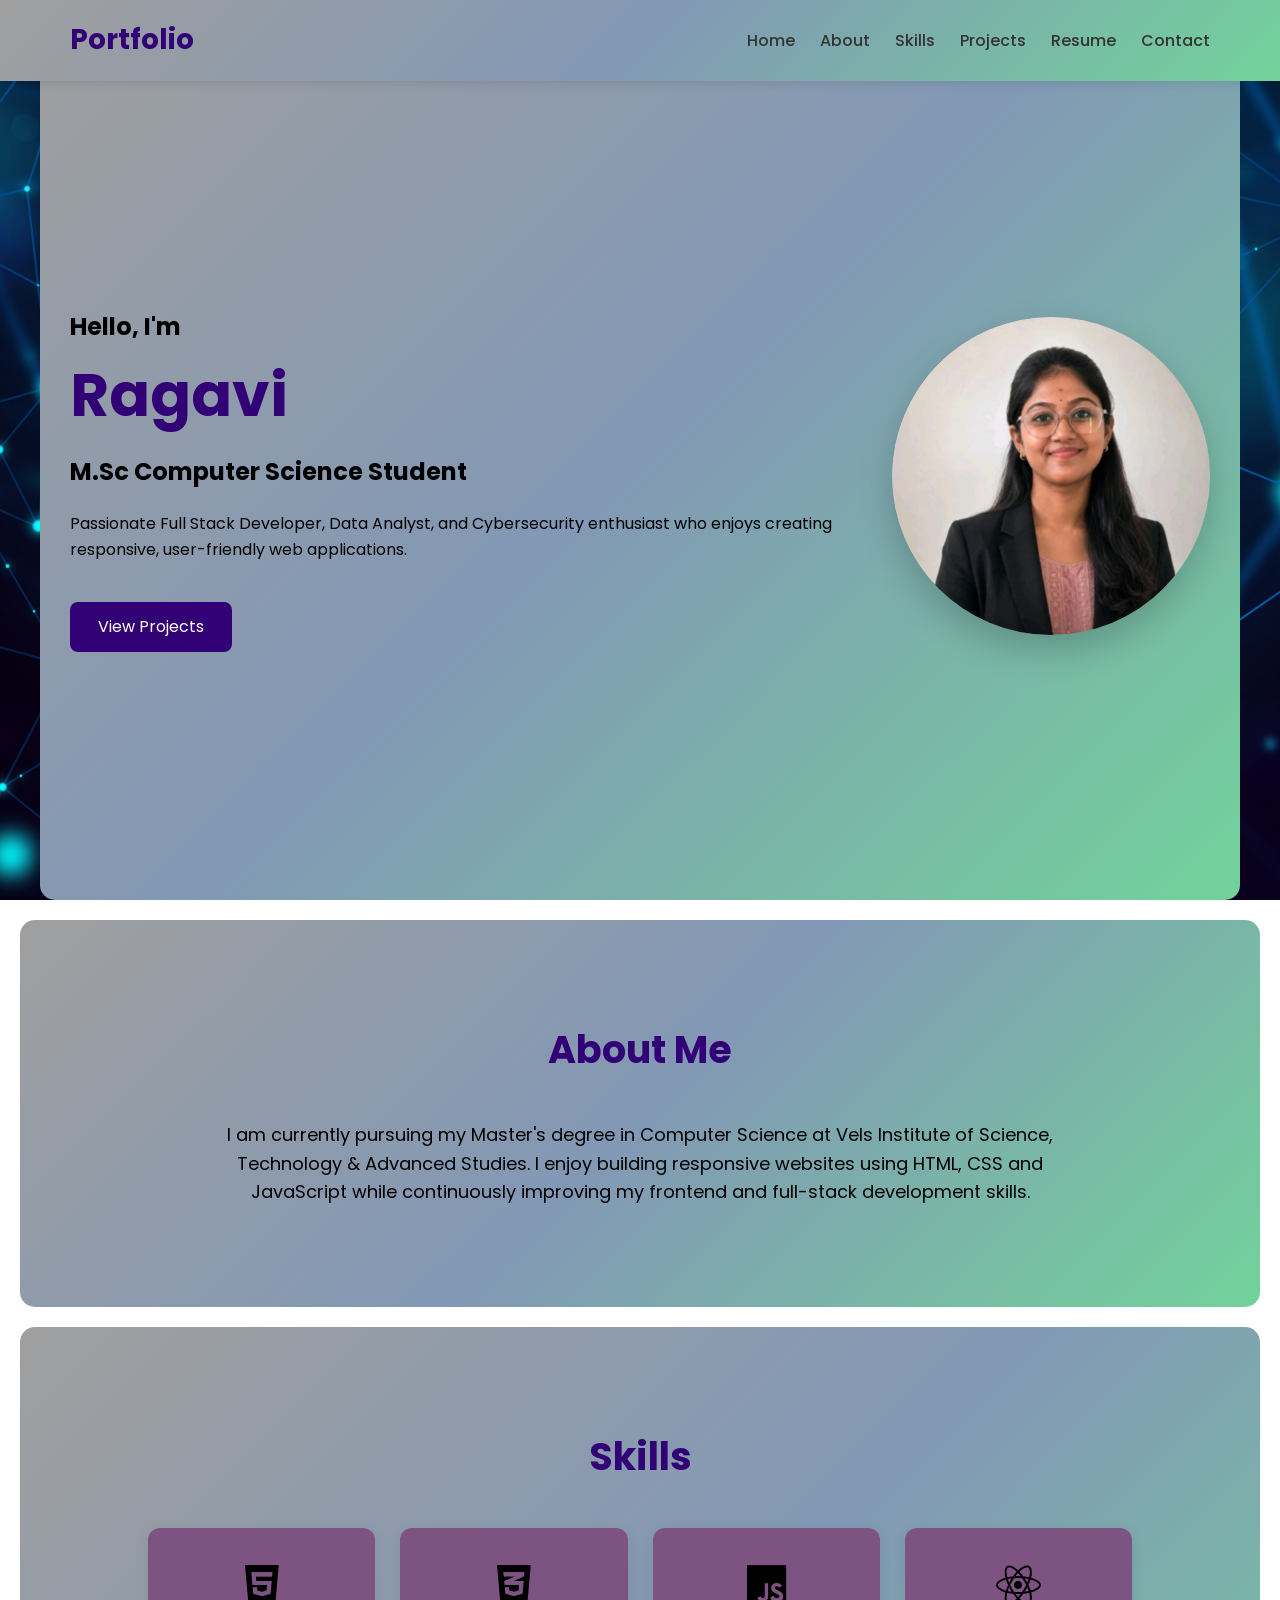
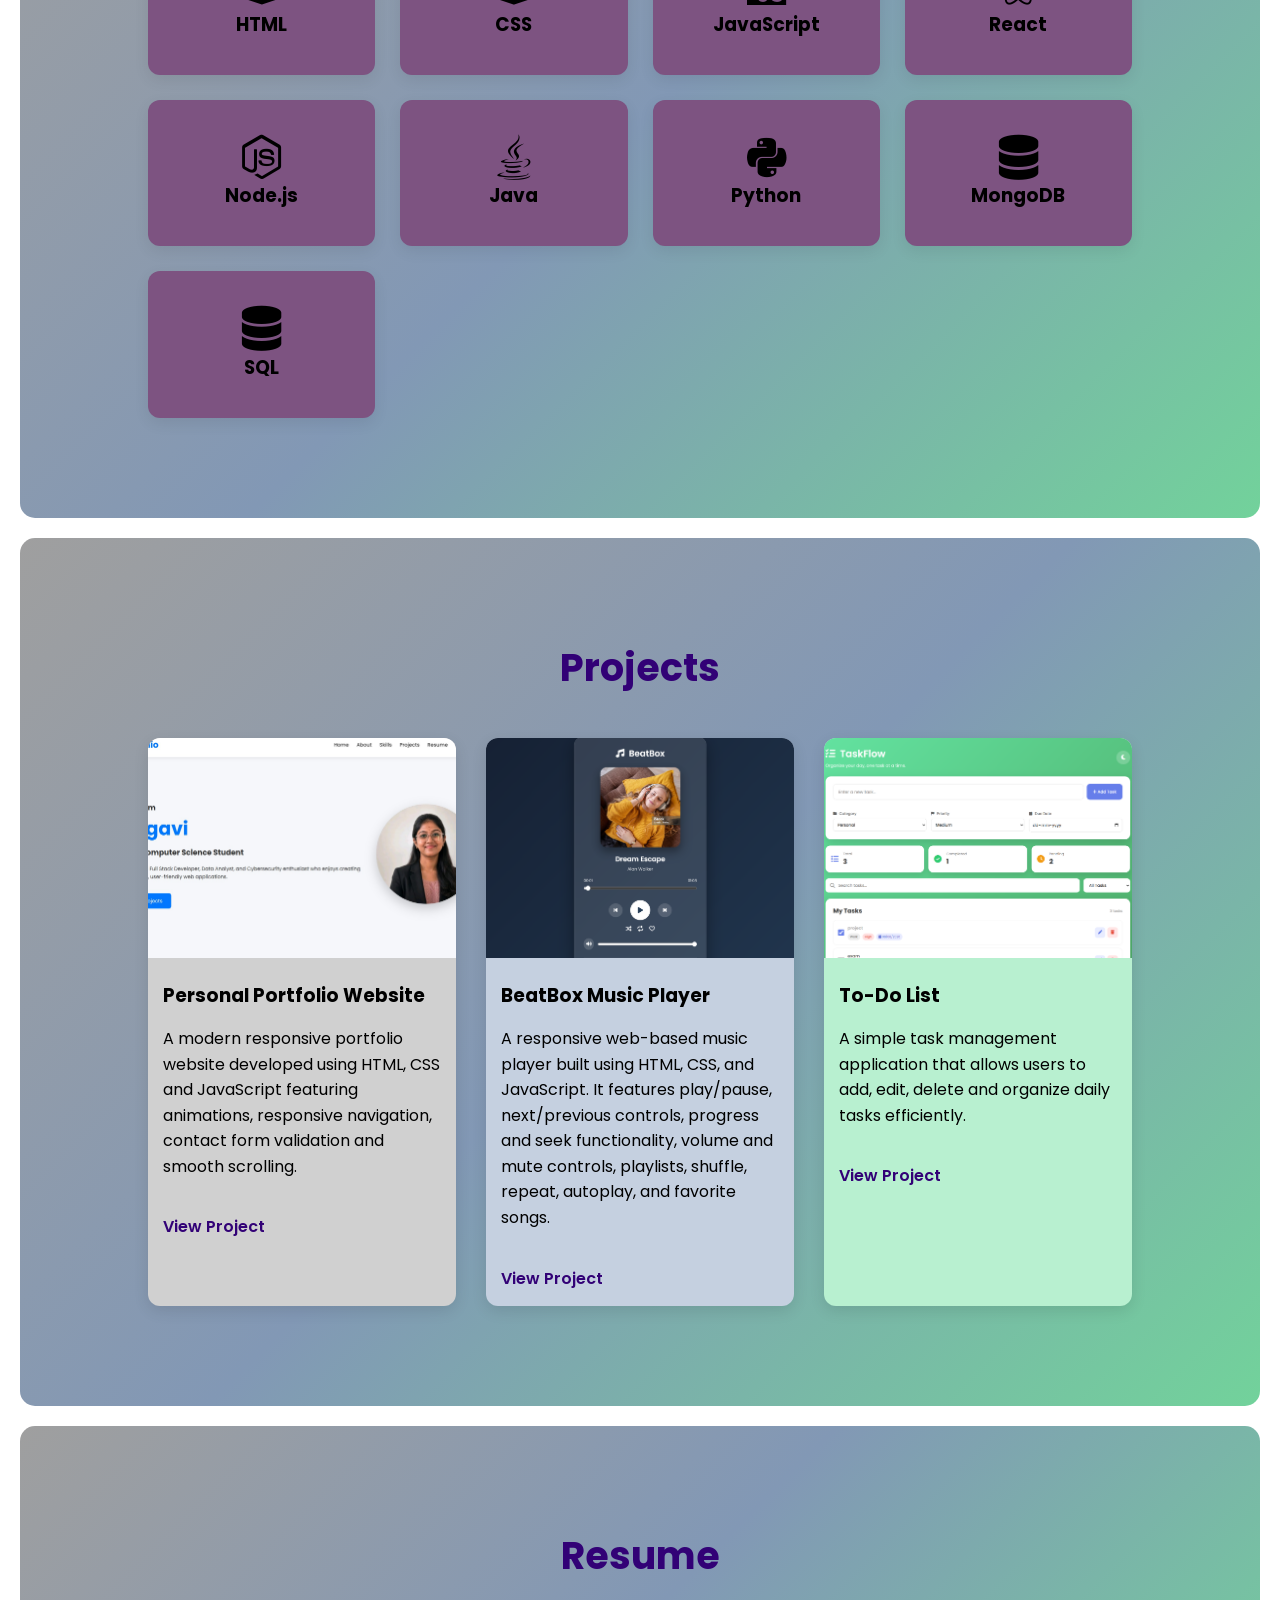
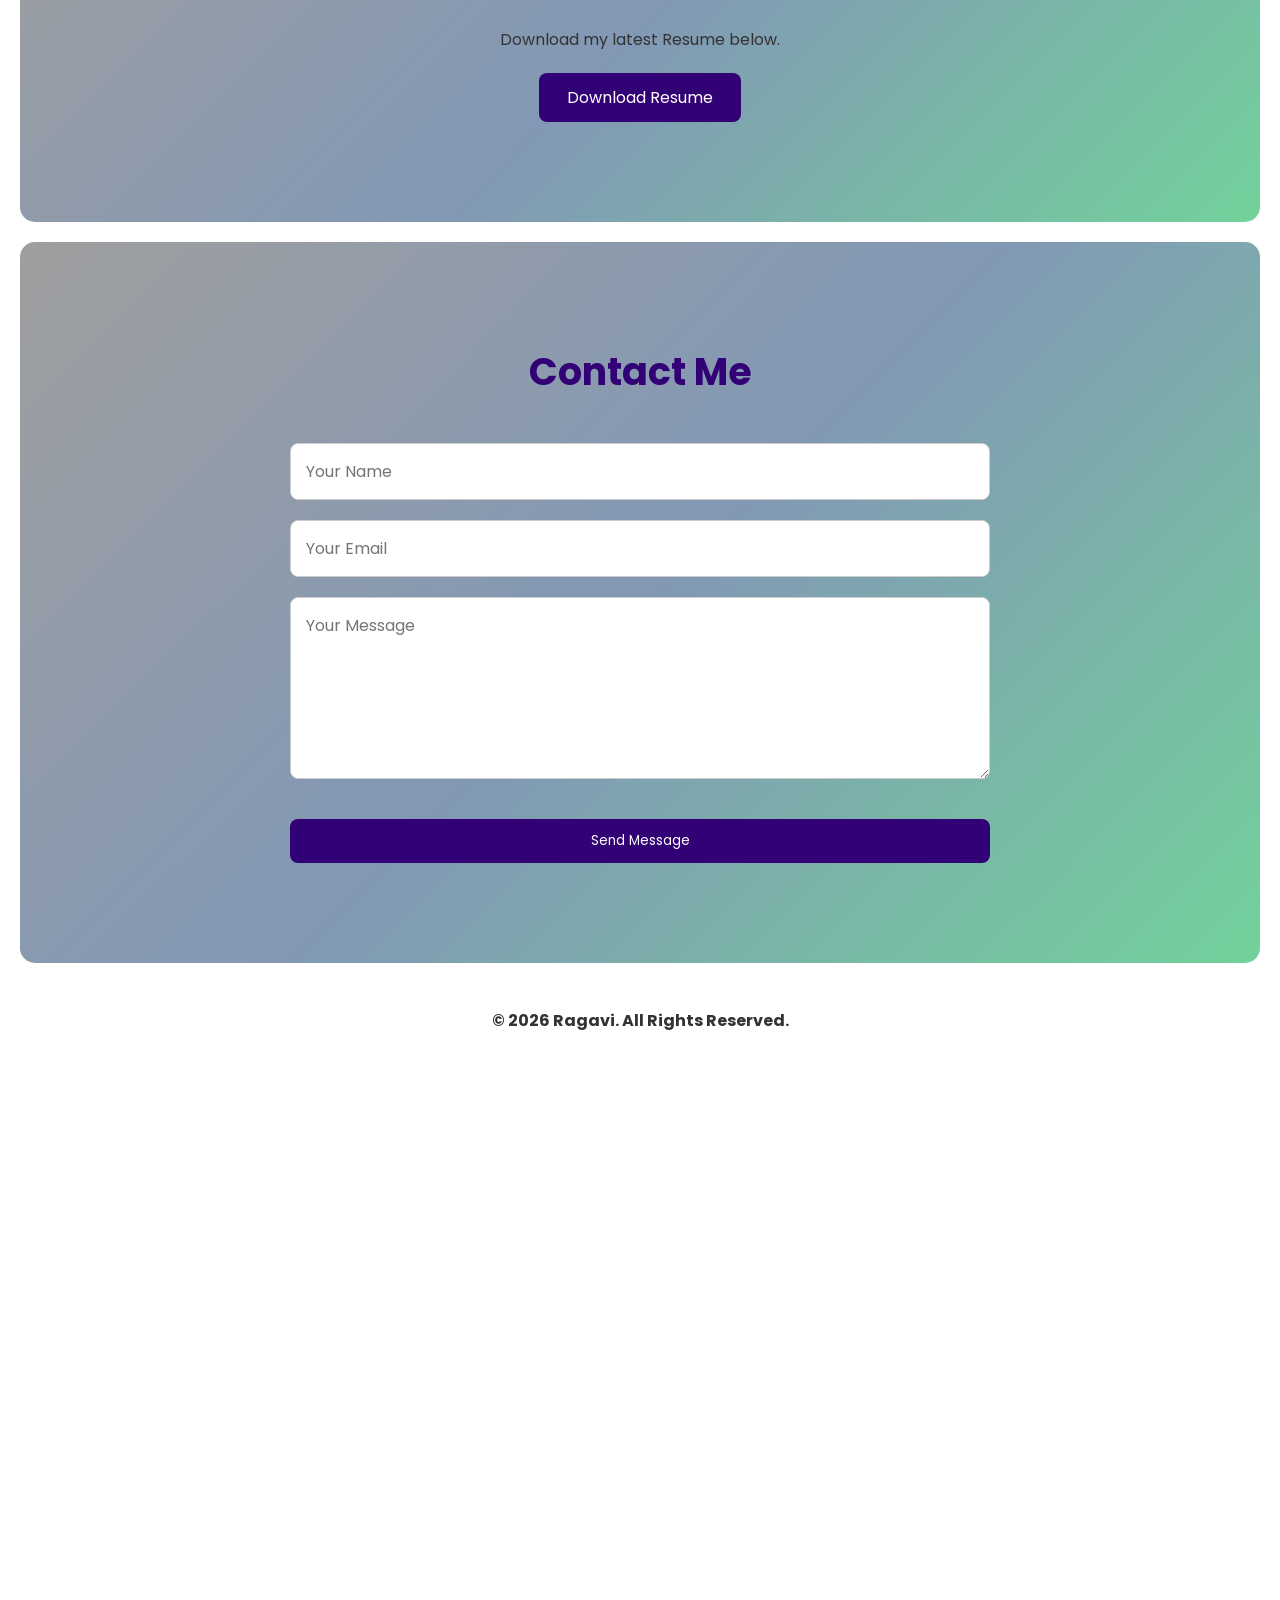
<file: index.html>
<!DOCTYPE html>
<html>
<head>
    <meta charset="UTF-8">
    <meta http-equiv="refresh" content="0; url=Task-1-Portfolio/">
    <title>Ragavi Portfolio</title>
</head>
<body>
    <p>Opening Portfolio...</p>
</body>
</html>
</file>
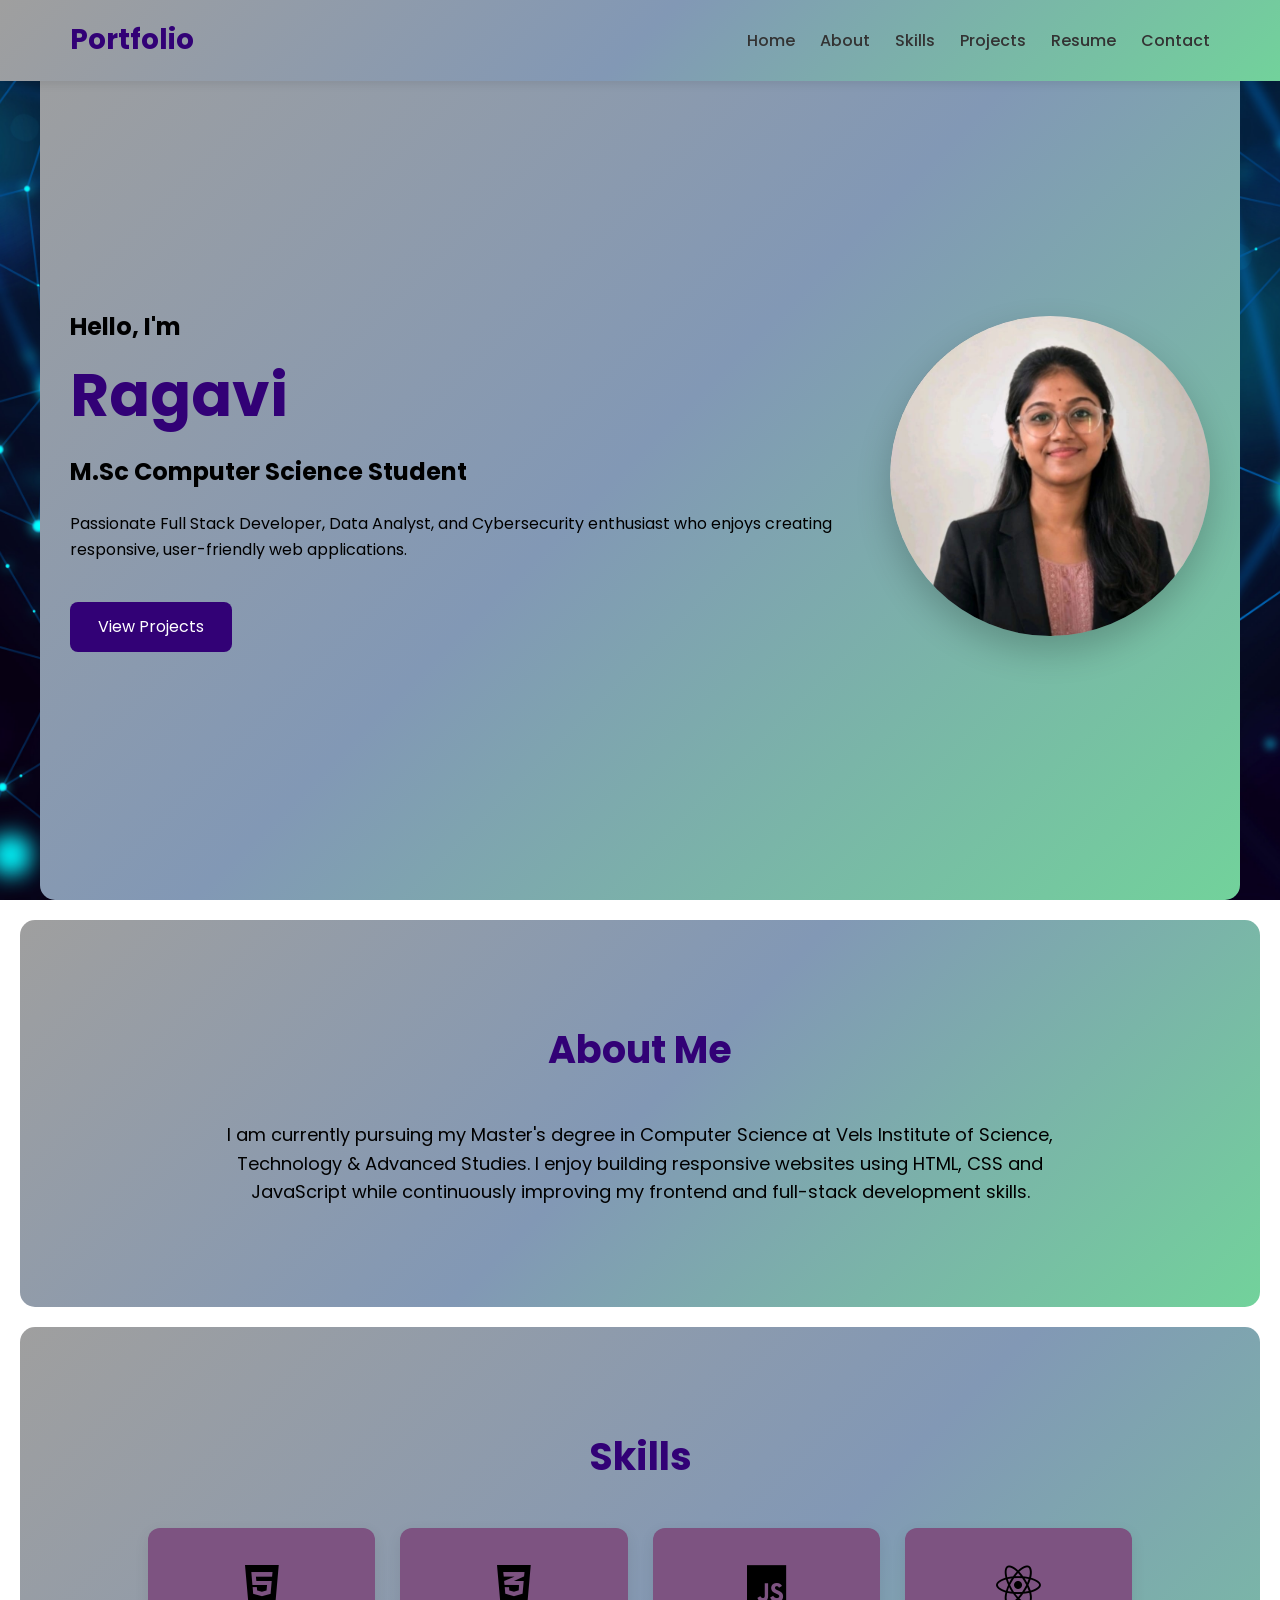
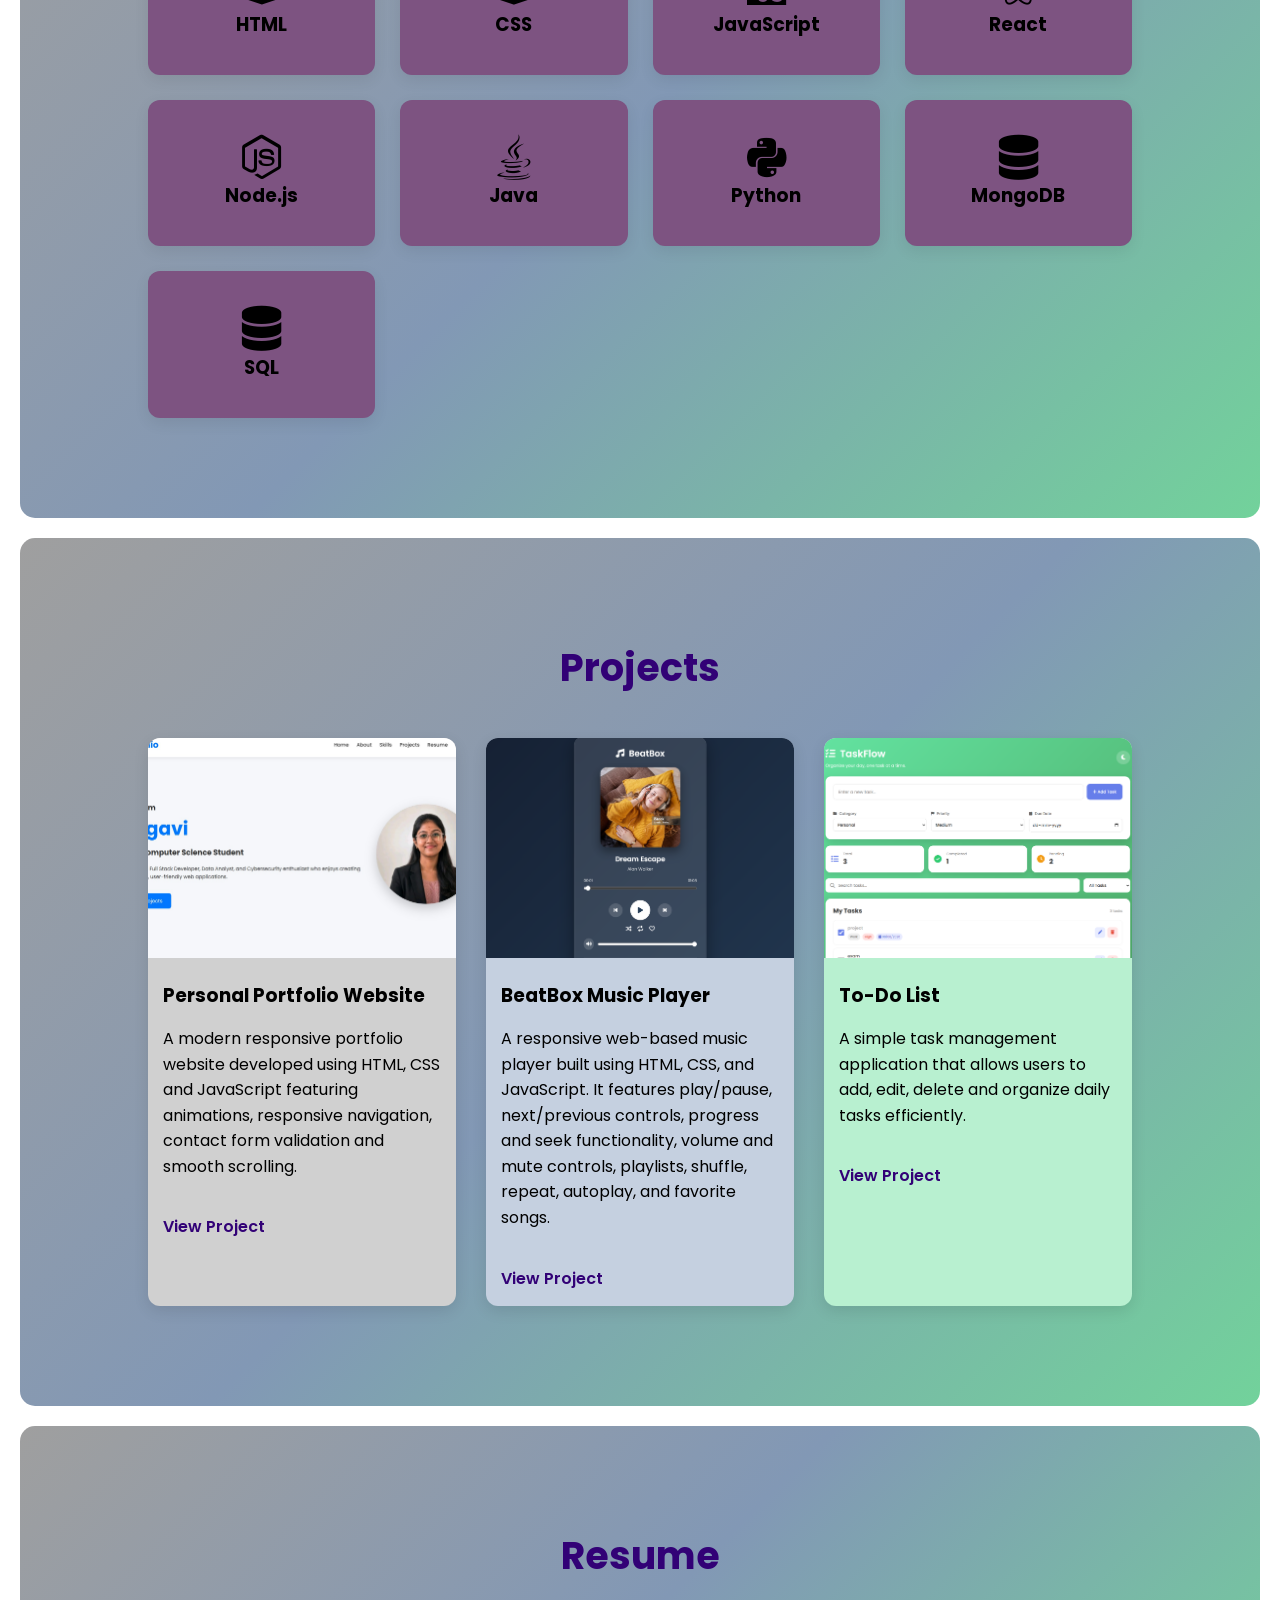
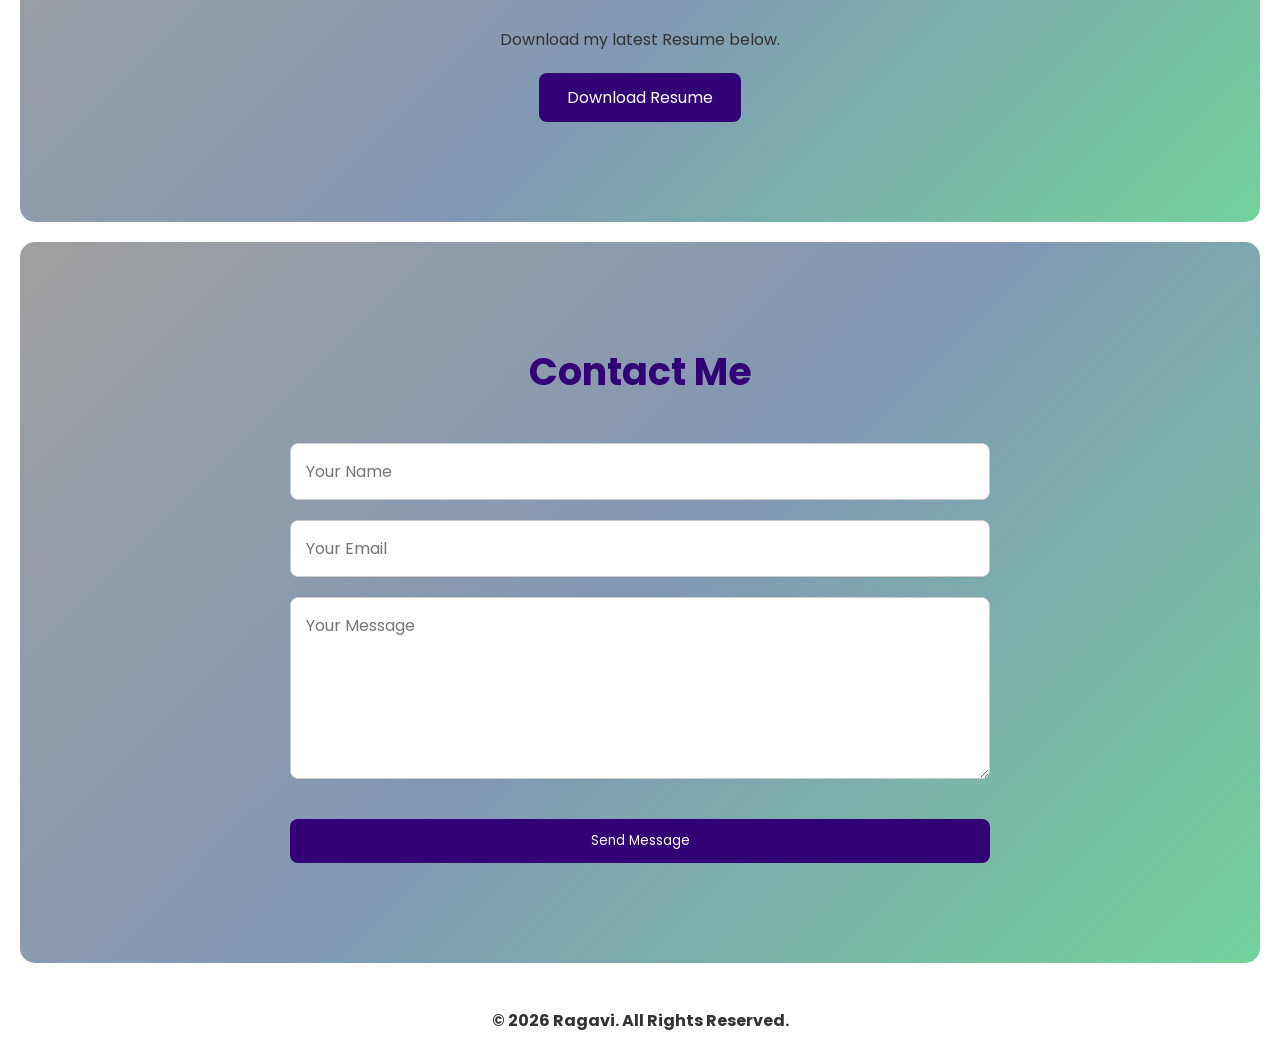
<file: Task-1-Portfolio/index.html>
<!DOCTYPE html>
<html lang="en">
<head>
    <meta charset="UTF-8">
    <meta name="viewport" content="width=device-width, initial-scale=1.0">
    <title>Ragavi | Personal Portfolio</title>

    <link rel="stylesheet" href="style.css">

    <!-- Font Awesome -->
    <link rel="stylesheet"
    href="https://cdnjs.cloudflare.com/ajax/libs/font-awesome/6.5.2/css/all.min.css">
</head>

<body>

<!-- Navigation -->

<header>
    <nav class="navbar">

        <div class="logo">Portfolio</div>

        <ul class="nav-links" id="navLinks">
            <li><a href="#home">Home</a></li>
            <li><a href="#about">About</a></li>
            <li><a href="#skills">Skills</a></li>
            <li><a href="#projects">Projects</a></li>
            <li><a href="#resume">Resume</a></li>
            <li><a href="#contact">Contact</a></li>
        </ul>

        <div class="menu-btn" id="menuBtn">
            <i class="fas fa-bars"></i>
        </div>

    </nav>
</header>

<!-- Home -->

<section id="home" class="home">

    <div class="home-content">

        <h3>Hello, I'm</h3>

        <h1>Ragavi</h1>

        <h2>M.Sc Computer Science Student</h2>

        <p>
            Passionate Full Stack Developer, Data Analyst, and
            Cybersecurity enthusiast who enjoys creating responsive,
            user-friendly web applications.
        </p>

        <a href="#projects" class="btn">View Projects</a>

    </div>

    <div class="home-image">

        <img src="images/profile.jpg" alt="Profile">

    </div>

</section>

<!-- About -->

<section id="about">

    <h2 class="heading">About Me</h2>

    <div class="about-container">

        <p>

            I am currently pursuing my Master's degree in Computer Science
            at Vels Institute of Science, Technology & Advanced Studies.

            I enjoy building responsive websites using HTML, CSS and
            JavaScript while continuously improving my frontend and
            full-stack development skills.

        </p>

    </div>

</section>

<!-- Skills -->

<section id="skills">

<h2 class="heading">Skills</h2>

<div class="skills-container">

<div class="skill-card">
<i class="fab fa-html5"></i>
<h3>HTML</h3>
</div>

<div class="skill-card">
<i class="fab fa-css3-alt"></i>
<h3>CSS</h3>
</div>

<div class="skill-card">
<i class="fab fa-js"></i>
<h3>JavaScript</h3>
</div>

<div class="skill-card">
<i class="fab fa-react"></i>
<h3>React</h3>
</div>

<div class="skill-card">
<i class="fab fa-node-js"></i>
<h3>Node.js</h3>
</div>
<div class="skill-card">
        <i class="fab fa-java"></i>
        <h3>Java</h3>
    </div>

    <div class="skill-card">
        <i class="fab fa-python"></i>
        <h3>Python</h3>
    </div>

<div class="skill-card">
<i class="fas fa-database"></i>
<h3>MongoDB</h3>
</div>

<div class="skill-card">
        <i class="fas fa-database"></i>
        <h3>SQL</h3>
    </div>

    
</div>
</section>

<section id="projects">

    <h2 class="heading">Projects</h2>

    <div class="project-container">

        <!-- Project 1 -->
        <div class="project-card">
            <img src="images/project1.jpg" alt="Portfolio Website">

            <h3 style="color: black;">Personal Portfolio Website</h3>

            <p style="color: black;">
                A modern responsive portfolio website developed using HTML,
                CSS and JavaScript featuring animations, responsive navigation,
                contact form validation and smooth scrolling.
            </p>

<a href="https://ragavitech.github.io/CODSOFT_TASKSNO/Task-1-Portfolio/" target="_blank">
    View Project
</a>
        </div>

        <!-- Project 2 -->
        <div class="project-card">
            <img src="images/port.png" alt="BeatBox Music Player">

           <h3 style="color: black;">BeatBox Music Player</h3>

            <p style="color: black;">A responsive web-based music player built using HTML, CSS, and JavaScript. It features play/pause, next/previous controls, progress and seek functionality, volume and mute controls, playlists, shuffle, repeat, autoplay, and favorite songs.
</p>
<a href="https://ragavitech.github.io/CODSOFT_TASKSNO/Task-2-BeatBox-Music-Player/" target="_blank">
    View Project
</a>
        </div>

        <!-- Project 3 -->
        <div class="project-card">
            <img src="images/task1.png" alt="To Do List">

           <h3 style="color: black;">To-Do List</h3>

          
            <p style="color: black;">
                A simple task management application that allows users to
                add, edit, delete and organize daily tasks efficiently.
            </p>
<a href="https://ragavitech.github.io/CODSOFT_TASKSNO/Task-3-To-Do-List/" target="_blank">
    View Project
</a>
        </div>

    </div>

</section>
<!-- Resume -->

<section id="resume">

<h2 class="heading">Resume</h2>

<p>

Download my latest Resume below.

</p>

<a href="resume/Ragavi_Resume.pdf"
download class="btn">

Download Resume

</a>

</section>

<!-- Contact -->

<section id="contact">

<h2 class="heading">Contact Me</h2>

<form id="contactForm">

<input
type="text"
id="name"
placeholder="Your Name"
required>

<input
type="email"
id="email"
placeholder="Your Email"
required>

<textarea
id="message"
rows="6"
placeholder="Your Message"
required></textarea>

<button type="submit" class="btn">

Send Message

</button>

</form>

</section>

<!-- Footer -->

<footer>

<p>

<b>© 2026 Ragavi. All Rights Reserved.</b>

</p>

</footer>

<!-- Scroll Button -->

<button id="topBtn">

<i class="fas fa-arrow-up"></i>

</button>

<script src="script.js"></script>

</body>
</html>
</file>
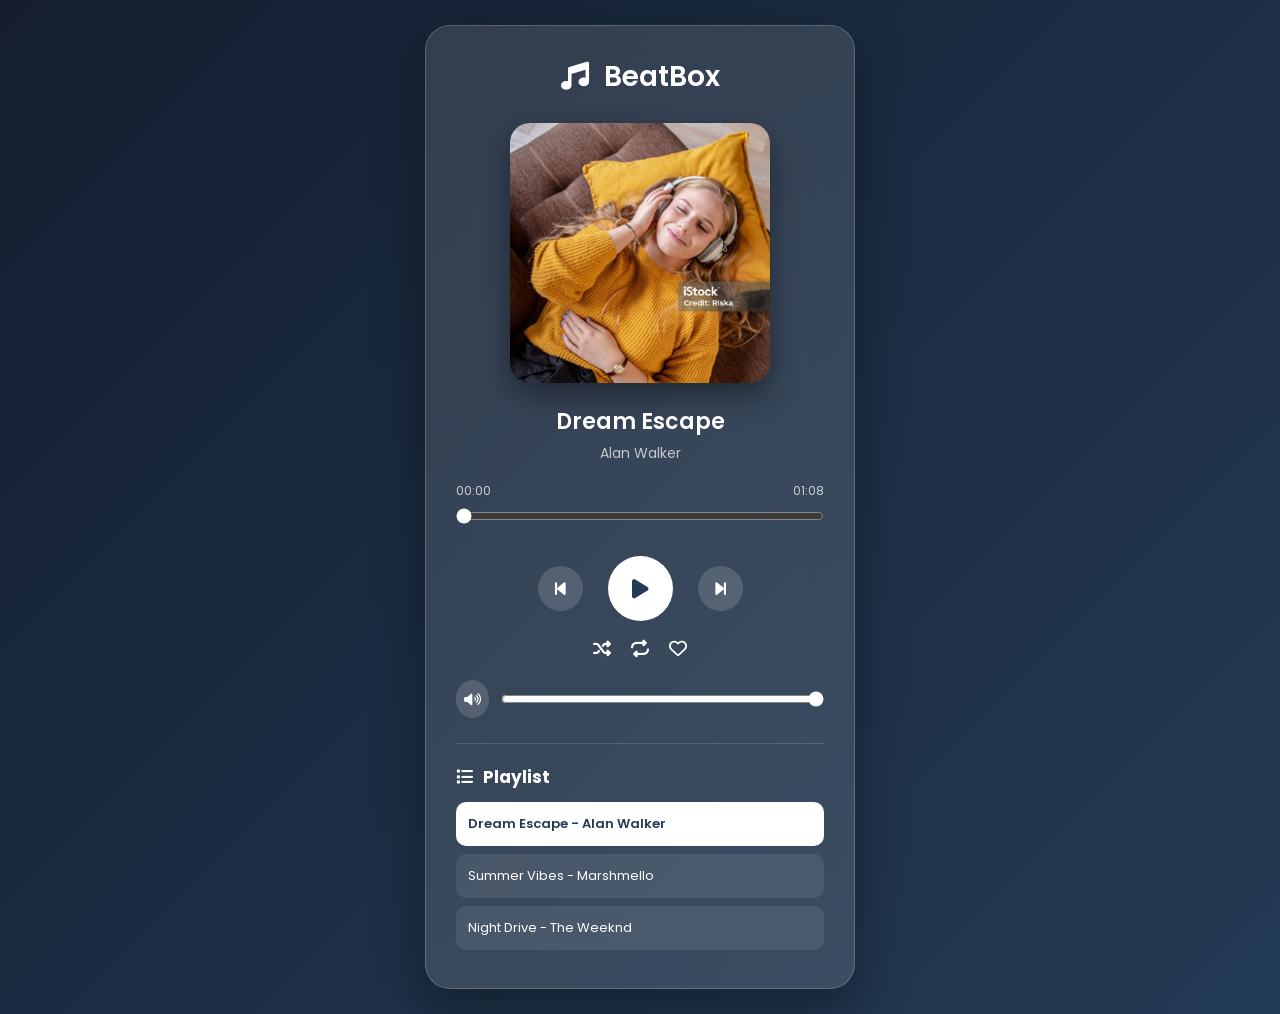
<file: Task-2-BeatBox-Music-Player/index.html>
<!DOCTYPE html>
<html lang="en">

<head>
    <meta charset="UTF-8">
    <meta name="viewport" content="width=device-width, initial-scale=1.0">

    <title>BeatBox Music Player</title>

    <!-- Google Font -->
    <link rel="preconnect" href="https://fonts.googleapis.com">
    <link rel="preconnect" href="https://fonts.gstatic.com" crossorigin>

    <link href="https://fonts.googleapis.com/css2?family=Poppins:wght@300;400;500;600;700&display=swap"
        rel="stylesheet">

    <!-- Font Awesome -->
    <link rel="stylesheet"
        href="https://cdnjs.cloudflare.com/ajax/libs/font-awesome/6.5.2/css/all.min.css">

    <!-- CSS -->
    <link rel="stylesheet" href="style.css">
</head>

<body>

    <main class="container">

        <section class="music-player">

            <!-- Heading -->
            <h1 class="logo">
                <i class="fa-solid fa-music"></i>
                BeatBox
            </h1>

            <!-- Album Artwork -->
            <div class="album-container">
                <img id="cover" src="images/cover1.jpg" alt="Album Artwork">
            </div>

            <!-- Song Information -->
            <div class="song-info">
                <h2 id="title">Song Title</h2>
                <p id="artist">Artist Name</p>
            </div>

            <!-- Audio -->
            <audio id="audio"></audio>

            <!-- Time -->
            <div class="time-container">
                <span id="current-time">00:00</span>
                <span id="duration">00:00</span>
            </div>

            <!-- Progress Bar -->
            <input
                type="range"
                id="progress"
                min="0"
                max="100"
                value="0"
                step="0.1"
                aria-label="Song progress">

            <!-- Main Controls -->
            <div class="controls">

                <button id="previous" class="control-btn" title="Previous">
                    <i class="fa-solid fa-backward-step"></i>
                </button>

                <button id="play-pause" class="play-btn" title="Play">
                    <i class="fa-solid fa-play"></i>
                </button>

                <button id="next" class="control-btn" title="Next">
                    <i class="fa-solid fa-forward-step"></i>
                </button>

            </div>

            <!-- Extra Controls -->
            <div class="extra-controls">

                <!-- Shuffle -->
                <button id="shuffle" class="extra-btn" title="Shuffle">
                    <i class="fa-solid fa-shuffle"></i>
                </button>

                <!-- Repeat -->
                <button id="repeat" class="extra-btn" title="Repeat">
                    <i class="fa-solid fa-repeat"></i>
                </button>

                <!-- Favorite -->
                <button id="favorite" class="extra-btn" title="Favorite">
                    <i class="fa-regular fa-heart"></i>
                </button>

            </div>

            <!-- Volume -->
            <div class="volume-container">

                <button id="mute" class="volume-btn" title="Mute">
                    <i class="fa-solid fa-volume-high"></i>
                </button>

                <input
                    type="range"
                    id="volume"
                    min="0"
                    max="1"
                    value="1"
                    step="0.01"
                    aria-label="Volume">

            </div>

            <!-- Playlist -->
            <div class="playlist">

                <h3>
                    <i class="fa-solid fa-list"></i>
                    Playlist
                </h3>

                <ul id="playlist"></ul>

            </div>

        </section>

    </main>

    <!-- JavaScript -->
    <script src="script.js"></script>

</body>

</html>
</file>
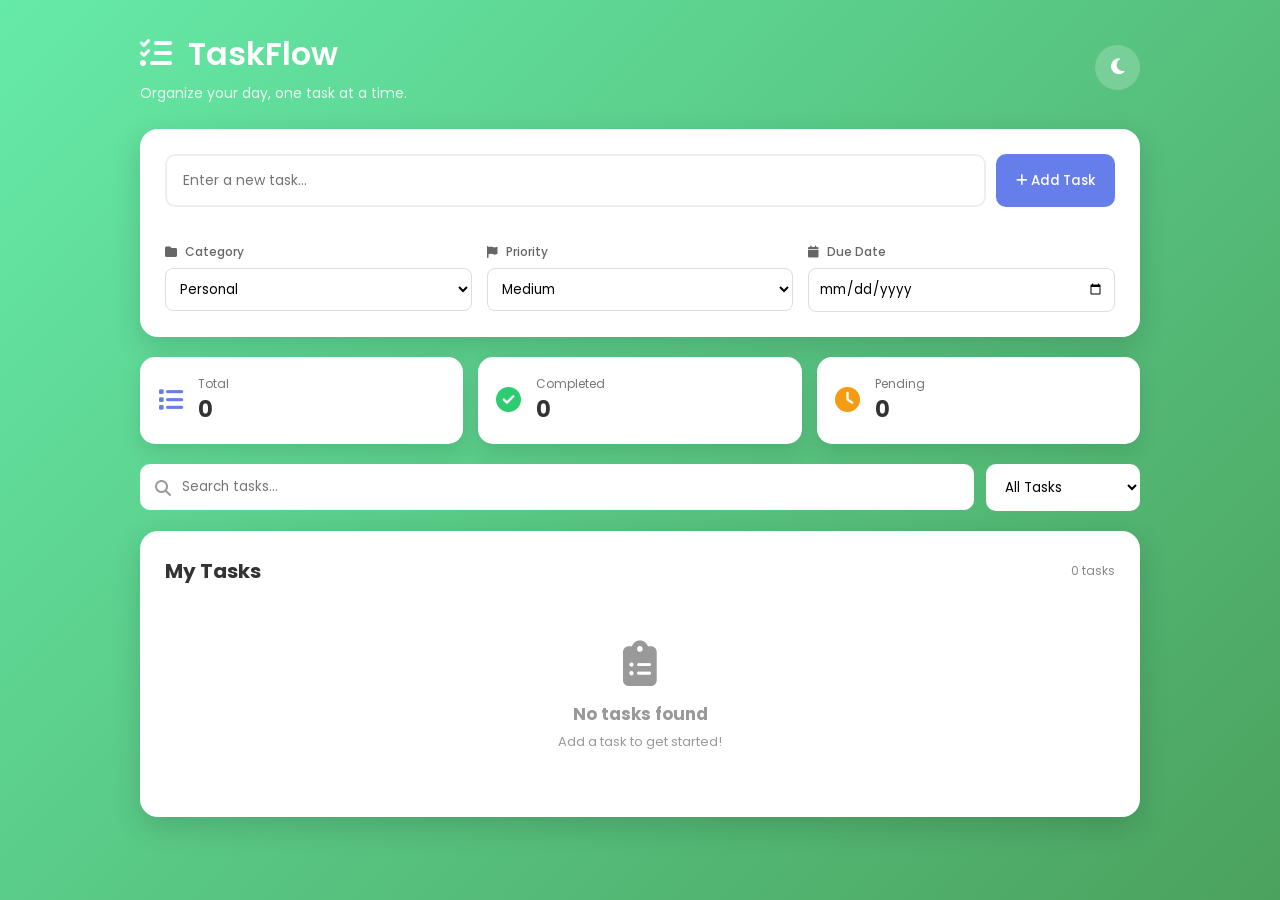
<file: Task-3-To-Do-List/index.html>
<!DOCTYPE html>
<html lang="en">

<head>
    <meta charset="UTF-8">
    <meta name="viewport" content="width=device-width, initial-scale=1.0">

    <title>TaskFlow - To-Do List</title>

    <!-- Google Font -->
    <link rel="preconnect" href="https://fonts.googleapis.com">
    <link rel="preconnect" href="https://fonts.gstatic.com" crossorigin>

    <link href="https://fonts.googleapis.com/css2?family=Poppins:wght@300;400;500;600;700&display=swap"
        rel="stylesheet">

    <!-- Font Awesome -->
    <link rel="stylesheet"
        href="https://cdnjs.cloudflare.com/ajax/libs/font-awesome/6.5.2/css/all.min.css">

    <!-- CSS -->
    <link rel="stylesheet" href="style.css">
</head>

<body>

    <div class="container">

        <!-- HEADER -->
        <header>

            <div>
                <h1>
                    <i class="fa-solid fa-list-check"></i>
                    TaskFlow
                </h1>

                <p>Organize your day, one task at a time.</p>
            </div>

            <button id="themeToggle" class="theme-btn" title="Toggle Dark Mode">
                <i class="fa-solid fa-moon"></i>
            </button>

        </header>


        <!-- TASK FORM -->
        <section class="task-form">

            <div class="input-group">

                <input
                    type="text"
                    id="taskInput"
                    placeholder="Enter a new task..."
                    maxlength="100">

                <button id="addTaskBtn">
                    <i class="fa-solid fa-plus"></i>
                    Add Task
                </button>

            </div>

            <p id="errorMessage" class="error"></p>


            <div class="task-options">

                <!-- Category -->
                <div class="option">

                    <label for="category">
                        <i class="fa-solid fa-folder"></i>
                        Category
                    </label>

                    <select id="category">

                        <option value="Personal">
                            Personal
                        </option>

                        <option value="Work">
                            Work
                        </option>

                        <option value="Study">
                            Study
                        </option>

                        <option value="Shopping">
                            Shopping
                        </option>

                    </select>

                </div>


                <!-- Priority -->
                <div class="option">

                    <label for="priority">
                        <i class="fa-solid fa-flag"></i>
                        Priority
                    </label>

                    <select id="priority">

                        <option value="Low">
                            Low
                        </option>

                        <option value="Medium" selected>
                            Medium
                        </option>

                        <option value="High">
                            High
                        </option>

                    </select>

                </div>


                <!-- Due Date -->
                <div class="option">

                    <label for="dueDate">
                        <i class="fa-solid fa-calendar"></i>
                        Due Date
                    </label>

                    <input
                        type="date"
                        id="dueDate">

                </div>

            </div>

        </section>


        <!-- STATISTICS -->
        <section class="stats">

            <div class="stat-card">

                <i class="fa-solid fa-list"></i>

                <div>
                    <span>Total</span>
                    <strong id="totalTasks">0</strong>
                </div>

            </div>


            <div class="stat-card completed-card">

                <i class="fa-solid fa-circle-check"></i>

                <div>
                    <span>Completed</span>
                    <strong id="completedTasks">0</strong>
                </div>

            </div>


            <div class="stat-card pending-card">

                <i class="fa-solid fa-clock"></i>

                <div>
                    <span>Pending</span>
                    <strong id="pendingTasks">0</strong>
                </div>

            </div>

        </section>


        <!-- SEARCH AND FILTER -->
        <section class="tools">

            <div class="search-box">

                <i class="fa-solid fa-search"></i>

                <input
                    type="text"
                    id="searchInput"
                    placeholder="Search tasks...">

            </div>


            <select id="filterSelect">

                <option value="all">
                    All Tasks
                </option>

                <option value="pending">
                    Pending
                </option>

                <option value="completed">
                    Completed
                </option>

                <option value="high">
                    High Priority
                </option>

                <option value="medium">
                    Medium Priority
                </option>

                <option value="low">
                    Low Priority
                </option>

            </select>

        </section>


        <!-- TASK LIST -->
        <section class="task-section">

            <div class="section-title">

                <h2>
                    My Tasks
                </h2>

                <span id="taskCount">
                    0 tasks
                </span>

            </div>


            <div id="taskList">

                <!-- Tasks will be added here using JavaScript -->

            </div>


            <!-- EMPTY STATE -->
            <div id="emptyState" class="empty-state">

                <i class="fa-solid fa-clipboard-list"></i>

                <h3>No tasks found</h3>

                <p>
                    Add a task to get started!
                </p>

            </div>

        </section>

    </div>


    <!-- JAVASCRIPT -->
    <script src="script.js"></script>

</body>

</html>
</file>
<file: Task-1-Portfolio/style.css>
/* Google Font */
@import url('https://fonts.googleapis.com/css2?family=Poppins:wght@300;400;500;600;700&display=swap');

*{
    margin:0;
    padding:0;
    box-sizing:border-box;
    font-family:'Poppins',sans-serif;
    scroll-behavior:smooth;
}

/* body{
    background:#f5f7fb;
    color:#333;
    line-height:1.6;
} */
 body{
    background-image: url("images/background.jpg");
    background-size: cover;
    background-position: center;
    background-repeat: no-repeat;
    background-attachment: fixed;
    color:#333;
    line-height:1.6;
}

/* Navigation */

header{
    position:fixed;
    top:0;
    width:100%;
    background: linear-gradient(
        135deg,
        #9f9f9f 0%,
        #8298b5 50%,
        #72d29b 100%
    );
    box-shadow:0 2px 10px rgba(0,0,0,0.1);
    z-index:1000;
}

.navbar{
    display:flex;
    justify-content:space-between;
    align-items:center;
    max-width:1200px;
    margin:auto;
    padding:18px 30px;
}

.logo{
    font-size:28px;
    font-weight:700;
    color:#320176;
}

.nav-links{
    display:flex;
    list-style:none;
}

.nav-links li{
    margin-left:25px;
}

.nav-links a{
    text-decoration:none;
    color:#333;
    font-weight:500;
    transition:.3s;
}

.nav-links a:hover{
    color:#320176
}

.menu-btn{
    display:none;
    font-size:28px;
    cursor:pointer;
}

/* Home */

.home{
    min-height:100vh;
    display:flex;
    align-items:center;
    justify-content:center;
    max-width:1200px;
    margin:auto;
    padding:120px 30px 60px;
    gap:50px;
    flex-wrap:wrap;
    background: linear-gradient(
        135deg,
        #9f9f9f 0%,
        #8298b5 50%,
        #72d29b 100%
    );
}

.home-content{
    flex:1;
}

.home-content h3{
    font-size:24px;
    color: black;
}

.home-content h1{
    font-size:60px;
    color:#320176;
}

.home-content h2{
    margin:10px 0;
    color: black;
}

.home-content p{
    margin:20px 0;
    color: black;
}

.home-image img{
    width:320px;
    border-radius:50%;
    box-shadow:0 15px 35px rgba(0,0,0,.2);
    transition:.4s;
}

.home-image img:hover{
    transform:scale(1.05);
}

/* Button */

.btn{
    display:inline-block;
    margin-top:20px;
    padding:12px 28px;
    background:#320176;
    color:white;
    text-decoration:none;
    border-radius:8px;
    transition:.3s;
}

.btn:hover{
    background:#320176;
    transform:translateY(-3px);
}

/* Sections */
/* 
section{
    padding:100px 10%;
} */
 section{
    padding:100px 10%;
  background: linear-gradient(
        135deg,
        #9f9f9f 0%,
        #8298b5 50%,
        #72d29b 100%
    );
    margin:20px;
    border-radius:15px;
}

.heading{
    text-align:center;
    font-size:38px;
    color:#320176;
    margin-bottom:40px;
}

.about-container{
    max-width:900px;
    margin:auto;
    text-align:center;
    font-size:18px;
    color: black;
}

/* Skills */

.skills-container{
    display:grid;
    grid-template-columns:repeat(auto-fit,minmax(180px,1fr));
    gap:25px;
}

.skill-card{
    background:#7d5381;
    padding:35px;
    border-radius:12px;
    text-align:center;
    transition:.4s;
    box-shadow:0 5px 15px rgba(0,0,0,.08);
    color: black;
}

.skill-card:hover{
    transform:translateY(-10px);
}

.skill-card i{
    font-size:45px;
    color:#320176
    margin-bottom-15px;
}

/* Projects */

.project-container{
    display:grid;
    grid-template-columns:repeat(auto-fit,minmax(300px,1fr));
    gap:30px;
}

.project-card{
    border-radius:12px;
    overflow:hidden;
    transition:.4s;
    box-shadow:0 5px 15px rgba(0,0,0,.1);
}


.project-card:nth-child(1) {
    background: #d0d0d0;   /* Darker Gray */
}

.project-card:nth-child(2) {
    background: #c5d0e0;   /* Stronger Blue-Gray */
}

.project-card:nth-child(3) {
    background: #b8f0d0;   /* Stronger Green */
}

.project-card:hover{
    transform:translateY(-10px);
}

.project-card img{
    width:100%;
    height:220px;
    object-fit:cover;
}

.project-card h3{
    padding:15px;
}

.project-card p{
    padding:0 15px 20px;
}

.project-card a{
    display:block;
    margin:15px;
    text-decoration:none;
    color:#320176;
    font-weight:600;
}
#projects {
   background: linear-gradient(
        135deg,
        #9f9f9f 0%,
        #8298b5 50%,
        #72d29b 100%
    );
}

/* Resume */

#resume{
    text-align:center;
}

/* Contact */

form{
    max-width:700px;
    margin:auto;
    display:flex;
    flex-direction:column;
}

form input,
form textarea{
    margin-bottom:20px;
    padding:15px;
    border:1px solid #ccc;
    border-radius:8px;
    font-size:16px;
}

form button{
    border:none;
    cursor:pointer;
}

/* Footer */

footer{
    background:#320176
    color-rgb(169, 169, 169);
    text-align:center;
    padding:25px;
}

/* Scroll Top Button */

#topBtn{
    position:fixed;
    bottom:20px;
    right:20px;
    width:45px;
    height:45px;
    border:none;
    border-radius:50%;
    background:#320176
    color-rgb(169, 169, 169);
    cursor:pointer;
    display:none;
}

/* Responsive */

@media(max-width:768px){

.nav-links{
    position:absolute;
    top:75px;
    left:-100%;
    width:100%;
    background:rgb(169, 169, 169);
    flex-direction:column;
    text-align:center;
    transition:.4s;
}

.nav-links.active{
    left:0;
}

.nav-links li{
    margin:20px 0;
}

.menu-btn{
    display:block;
}

.home{
    flex-direction:column-reverse;
    text-align:center;
}

.home-content h1{
    font-size:42px;
}

.home-image img{
    width:250px;
}

.heading{
    font-size:30px;
}

}
</file>
<file: Task-2-BeatBox-Music-Player/style.css>
* {
    margin: 0;
    padding: 0;
    box-sizing: border-box;
}

body {
    font-family: "Poppins", sans-serif;
    min-height: 100vh;

    background: linear-gradient(
        135deg,
        #141e30,
        #243b55
    );

    color: white;

    display: flex;
    justify-content: center;
    align-items: center;

    padding: 25px;
}


/* =========================
   MAIN CONTAINER
========================= */

.container {
    width: 100%;
    display: flex;
    justify-content: center;
}


/* =========================
   MUSIC PLAYER
========================= */

.music-player {
    width: 100%;
    max-width: 430px;

    padding: 30px;

    background: rgba(255, 255, 255, 0.12);

    border: 1px solid rgba(255, 255, 255, 0.2);

    border-radius: 25px;

    backdrop-filter: blur(20px);

    box-shadow:
        0 20px 50px rgba(0, 0, 0, 0.35);

    text-align: center;
}


/* =========================
   LOGO
========================= */

.logo {
    font-size: 28px;
    font-weight: 600;

    margin-bottom: 25px;
}

.logo i {
    margin-right: 8px;
}


/* =========================
   ALBUM COVER
========================= */

.album-container {
    width: 260px;
    height: 260px;

    margin: 0 auto 22px;

    overflow: hidden;

    border-radius: 20px;

    box-shadow:
        0 12px 30px rgba(0, 0, 0, 0.4);
}

#cover {
    width: 100%;
    height: 100%;

    object-fit: cover;

    display: block;

    transition: transform 0.3s ease;
}


/* Album animation */

.music-player.playing #cover {
    animation: rotateAlbum 8s linear infinite;
}

@keyframes rotateAlbum {

    from {
        transform: rotate(0deg);
    }

    to {
        transform: rotate(360deg);
    }

}


/* =========================
   SONG INFORMATION
========================= */

.song-info {
    margin-bottom: 18px;
}

#title {
    font-size: 22px;
    font-weight: 600;

    margin-bottom: 5px;
}

#artist {
    font-size: 14px;
    color: rgba(255, 255, 255, 0.7);
}


/* =========================
   TIME
========================= */

.time-container {
    display: flex;
    justify-content: space-between;

    font-size: 12px;

    color: rgba(255, 255, 255, 0.75);

    margin-bottom: 6px;
}


/* =========================
   RANGE INPUT
========================= */

input[type="range"] {
    width: 100%;

    cursor: pointer;

    accent-color: #ffffff;
}


/* =========================
   MAIN CONTROLS
========================= */

.controls {
    display: flex;

    justify-content: center;
    align-items: center;

    gap: 25px;

    margin: 25px 0 18px;
}

.control-btn,
.play-btn {
    border: none;

    cursor: pointer;

    display: flex;

    justify-content: center;
    align-items: center;

    transition: 0.25s ease;
}


/* Previous / Next */

.control-btn {
    width: 45px;
    height: 45px;

    border-radius: 50%;

    background: rgba(255, 255, 255, 0.15);

    color: white;

    font-size: 17px;
}


/* Play */

.play-btn {
    width: 65px;
    height: 65px;

    border-radius: 50%;

    background: white;

    color: #243b55;

    font-size: 22px;
}


/* Hover */

.control-btn:hover,
.play-btn:hover {
    transform: scale(1.1);
}


/* =========================
   EXTRA CONTROLS
========================= */

.extra-controls {
    display: flex;

    justify-content: center;

    gap: 20px;

    margin-bottom: 20px;
}

.extra-btn {
    border: none;

    background: transparent;

    color: white;

    font-size: 18px;

    cursor: pointer;

    transition: 0.25s ease;
}

.extra-btn:hover {
    transform: scale(1.2);
}

.extra-btn.active {
    color: #ff5c8a;
}


/* =========================
   VOLUME
========================= */

.volume-container {
    display: flex;

    align-items: center;

    gap: 12px;

    margin-bottom: 25px;
}

.volume-btn {
    width: 38px;
    height: 38px;

    border: none;

    border-radius: 50%;

    background: rgba(255, 255, 255, 0.15);

    color: white;

    cursor: pointer;
}


/* =========================
   PLAYLIST
========================= */

.playlist {
    text-align: left;

    border-top: 1px solid rgba(255, 255, 255, 0.15);

    padding-top: 20px;
}

.playlist h3 {
    font-size: 17px;

    margin-bottom: 12px;
}

.playlist h3 i {
    margin-right: 6px;
}

#playlist {
    list-style: none;

    max-height: 180px;

    overflow-y: auto;
}


/* Playlist item */

#playlist li {
    padding: 12px;

    margin-bottom: 8px;

    border-radius: 10px;

    background: rgba(255, 255, 255, 0.08);

    cursor: pointer;

    transition: 0.25s ease;

    font-size: 13px;
}

#playlist li:hover {
    background: rgba(255, 255, 255, 0.18);

    transform: translateX(4px);
}


/* Currently playing */

#playlist li.active {
    background: white;

    color: #243b55;

    font-weight: 600;
}


/* =========================
   SCROLLBAR
========================= */

#playlist::-webkit-scrollbar {
    width: 5px;
}

#playlist::-webkit-scrollbar-thumb {
    background: rgba(255, 255, 255, 0.4);

    border-radius: 10px;
}


/* =========================
   MOBILE RESPONSIVE
========================= */

@media (max-width: 500px) {

    body {
        padding: 15px;
    }

    .music-player {
        padding: 22px;

        border-radius: 20px;
    }

    .logo {
        font-size: 24px;
    }

    .album-container {
        width: 210px;
        height: 210px;
    }

    #title {
        font-size: 19px;
    }

    .controls {
        gap: 18px;
    }

    .play-btn {
        width: 58px;
        height: 58px;
    }

    .control-btn {
        width: 42px;
        height: 42px;
    }

}


/* Smaller phones */

@media (max-width: 350px) {

    .music-player {
        padding: 18px;
    }

    .album-container {
        width: 180px;
        height: 180px;
    }

    .controls {
        gap: 12px;
    }

}
</file>
<file: Task-3-To-Do-List/style.css>
* {
    margin: 0;
    padding: 0;
    box-sizing: border-box;
}


body {
    font-family: "Poppins", sans-serif;

    min-height: 100vh;

    background: linear-gradient(
        135deg,
        #66eaa8,
        #4ba25e
    );

    color: #333;

    padding: 30px 15px;

    transition: 0.3s;
}


.container {
    width: 100%;
    max-width: 1000px;

    margin: auto;
}


/* =========================
   HEADER
========================= */

header {
    display: flex;

    justify-content: space-between;
    align-items: center;

    margin-bottom: 25px;

    color: white;
}


header h1 {
    font-size: 32px;
    font-weight: 600;
}


header h1 i {
    margin-right: 8px;
}


header p {
    margin-top: 5px;

    font-size: 14px;

    opacity: 0.85;
}


.theme-btn {
    width: 45px;
    height: 45px;

    border: none;

    border-radius: 50%;

    background: rgba(255,255,255,0.2);

    color: white;

    font-size: 18px;

    cursor: pointer;

    transition: 0.3s;
}


.theme-btn:hover {
    transform: rotate(20deg) scale(1.1);
}


/* =========================
   TASK FORM
========================= */

.task-form {
    background: white;

    padding: 25px;

    border-radius: 18px;

    box-shadow:
        0 10px 30px rgba(0,0,0,0.15);

    margin-bottom: 20px;
}


.input-group {
    display: flex;

    gap: 10px;
}


#taskInput {
    flex: 1;

    padding: 14px 16px;

    border: 2px solid #eee;

    border-radius: 10px;

    font-family: inherit;

    font-size: 14px;

    outline: none;

    transition: 0.3s;
}


#taskInput:focus {
    border-color: #667eea;
}


#addTaskBtn {
    padding: 14px 20px;

    border: none;

    border-radius: 10px;

    background: #667eea;

    color: white;

    font-family: inherit;

    font-weight: 500;

    cursor: pointer;

    transition: 0.3s;
}


#addTaskBtn:hover {
    background: #5568d9;

    transform: translateY(-2px);
}


.error {
    color: #e74c3c;

    font-size: 12px;

    margin-top: 8px;

    min-height: 18px;
}


/* =========================
   TASK OPTIONS
========================= */

.task-options {
    display: grid;

    grid-template-columns:
        repeat(3, 1fr);

    gap: 15px;

    margin-top: 10px;
}


.option {
    display: flex;

    flex-direction: column;

    gap: 7px;
}


.option label {
    font-size: 12px;

    font-weight: 500;

    color: #666;
}


.option label i {
    margin-right: 5px;
}


.option select,
.option input {
    padding: 10px;

    border: 1px solid #ddd;

    border-radius: 8px;

    font-family: inherit;

    outline: none;

    background: white;
}


/* =========================
   STATISTICS
========================= */

.stats {
    display: grid;

    grid-template-columns:
        repeat(3, 1fr);

    gap: 15px;

    margin-bottom: 20px;
}


.stat-card {
    background: white;

    border-radius: 15px;

    padding: 18px;

    display: flex;

    align-items: center;

    gap: 15px;

    box-shadow:
        0 8px 20px rgba(0,0,0,0.1);
}


.stat-card > i {
    font-size: 25px;

    color: #667eea;
}


.stat-card div {
    display: flex;

    flex-direction: column;
}


.stat-card span {
    font-size: 12px;

    color: #777;
}


.stat-card strong {
    font-size: 22px;
}


.completed-card i {
    color: #2ecc71;
}


.pending-card i {
    color: #f39c12;
}


/* =========================
   SEARCH / FILTER
========================= */

.tools {
    display: flex;

    gap: 12px;

    margin-bottom: 20px;
}


.search-box {
    flex: 1;

    position: relative;
}


.search-box i {
    position: absolute;

    left: 15px;

    top: 50%;

    transform: translateY(-50%);

    color: #999;
}


.search-box input {
    width: 100%;

    padding: 13px 15px 13px 42px;

    border: none;

    border-radius: 10px;

    outline: none;

    font-family: inherit;

    background: white;
}


#filterSelect {
    padding: 13px 15px;

    border: none;

    border-radius: 10px;

    outline: none;

    font-family: inherit;

    background: white;

    cursor: pointer;
}


/* =========================
   TASK SECTION
========================= */

.task-section {
    background: white;

    border-radius: 18px;

    padding: 25px;

    box-shadow:
        0 10px 30px rgba(0,0,0,0.15);
}


.section-title {
    display: flex;

    justify-content: space-between;

    align-items: center;

    margin-bottom: 15px;
}


.section-title h2 {
    font-size: 20px;
}


#taskCount {
    font-size: 12px;

    color: #888;
}


/* =========================
   TASK CARD
========================= */

.task {
    display: flex;

    align-items: center;

    gap: 12px;

    padding: 15px;

    border: 1px solid #eee;

    border-radius: 12px;

    margin-bottom: 10px;

    transition: 0.3s;
}


.task:hover {
    box-shadow:
        0 5px 15px rgba(0,0,0,0.08);

    transform: translateY(-2px);
}


/* Checkbox */

.task-check {
    width: 20px;
    height: 20px;

    cursor: pointer;

    accent-color: #667eea;
}


/* Task content */

.task-content {
    flex: 1;

    min-width: 0;
}


.task-title {
    font-size: 14px;

    font-weight: 500;

    word-break: break-word;
}


.task.completed .task-title {
    text-decoration: line-through;

    color: #aaa;
}


.task-details {
    display: flex;

    flex-wrap: wrap;

    gap: 7px;

    margin-top: 7px;
}


/* Tags */

.tag {
    font-size: 10px;

    padding: 4px 8px;

    border-radius: 20px;

    background: #eee;

    color: #555;
}


.priority-high {
    background: #ffe0e0;

    color: #e74c3c;
}


.priority-medium {
    background: #fff0d5;

    color: #e67e22;
}


.priority-low {
    background: #ddf7e5;

    color: #27ae60;
}


.due-date {
    background: #e7eaff;

    color: #5b6ed6;
}


/* Actions */

.task-actions {
    display: flex;

    gap: 7px;
}


.task-actions button {
    width: 34px;
    height: 34px;

    border: none;

    border-radius: 8px;

    cursor: pointer;

    transition: 0.2s;
}


.edit-btn {
    background: #e8ecff;

    color: #667eea;
}


.delete-btn {
    background: #ffe5e5;

    color: #e74c3c;
}


.task-actions button:hover {
    transform: scale(1.1);
}


/* =========================
   EMPTY STATE
========================= */

.empty-state {
    text-align: center;

    padding: 40px 20px;

    color: #999;
}


.empty-state i {
    font-size: 45px;

    margin-bottom: 15px;
}


.empty-state h3 {
    font-size: 17px;

    margin-bottom: 5px;
}


.empty-state p {
    font-size: 13px;
}


/* =========================
   DARK MODE
========================= */

body.dark {
    background: linear-gradient(
        135deg,
        #111827,
        #1f2937
    );

    color: #eee;
}


body.dark .task-form,
body.dark .task-section,
body.dark .stat-card {
    background: #1f2937;

    color: #eee;
}


body.dark #taskInput,
body.dark .option select,
body.dark .option input,
body.dark .search-box input,
body.dark #filterSelect {
    background: #111827;

    color: #eee;

    border-color: #374151;
}


body.dark .option label,
body.dark .stat-card span,
body.dark #taskCount {
    color: #aaa;
}


body.dark .task {
    border-color: #374151;
}


body.dark .task-title {
    color: #eee;
}


body.dark .task.completed .task-title {
    color: #777;
}


body.dark .tag {
    background: #374151;

    color: #ddd;
}


body.dark .priority-high {
    background: #4b2020;

    color: #ff8585;
}


body.dark .priority-medium {
    background: #4b351d;

    color: #ffb866;
}


body.dark .priority-low {
    background: #1d4230;

    color: #75df9b;
}


/* =========================
   RESPONSIVE
========================= */

@media (max-width: 700px) {

    body {
        padding: 20px 12px;
    }


    header h1 {
        font-size: 25px;
    }


    .task-options {
        grid-template-columns: 1fr;
    }


    .stats {
        grid-template-columns: 1fr;
    }


    .tools {
        flex-direction: column;
    }


    #filterSelect {
        width: 100%;
    }

}


@media (max-width: 500px) {

    .input-group {
        flex-direction: column;
    }


    #addTaskBtn {
        width: 100%;
    }


    .task-form,
    .task-section {
        padding: 18px;
    }


    .task {
        align-items: flex-start;
    }


    .task-actions {
        flex-direction: column;
    }


    .task-actions button {
        width: 32px;
        height: 32px;
    }

}
</file>
